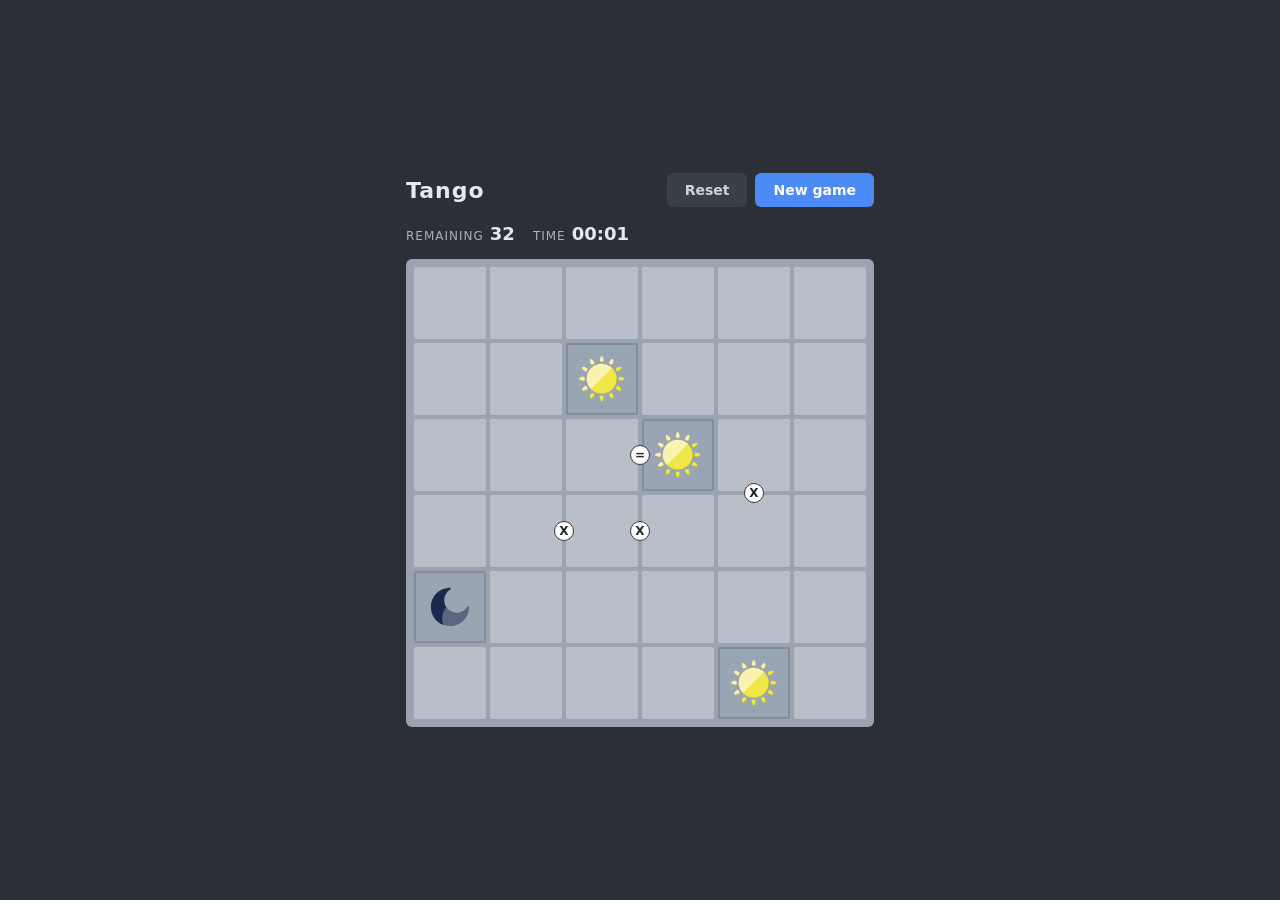
<file: index.html>
<!DOCTYPE html>
<html lang="en">
<head>
  <meta charset="UTF-8" />
  <meta name="viewport" content="width=device-width, initial-scale=1.0" />
  <title>Tango</title>
  <link rel="stylesheet" href="style.css" />
</head>
<body>
  <main class="game">
    <div class="topbar">
      <h1 class="title">Tango</h1>
      <div class="topbar__actions">
        <button id="reset-game" class="btn btn--ghost" type="button">Reset</button>
        <button id="new-game" class="btn btn--primary" type="button">New game</button>
      </div>
    </div>

    <div class="status">
      <span class="status__group">
        <span class="status__item">
          <span class="status__label">Remaining</span>
          <span id="remaining" class="status__value">--</span>
        </span>
        <span class="status__item">
          <span class="status__label">Time</span>
          <span id="timer" class="status__value">00:00</span>
        </span>
      </span>
      <span id="status-message" class="status__label" aria-live="polite"></span>
    </div>

    <div class="board-wrap">
      <div id="board" class="board" role="grid" aria-label="Tango puzzle board"></div>
    </div>
  </main>

  <div id="win" class="overlay" hidden>
    <div class="dialog dialog--result" role="dialog" aria-modal="true"
         aria-labelledby="win-title">
      <h2 id="win-title" class="dialog__title is-won">You solved it!</h2>
      <p id="win-summary" class="dialog__subtitle"></p>
      <p id="win-best" class="dialog__subtitle" hidden></p>
      <button id="play-again" class="btn btn--primary" type="button">New game</button>
    </div>
  </div>

  <script src="scripts.js"></script>
</body>
</html>
</file>
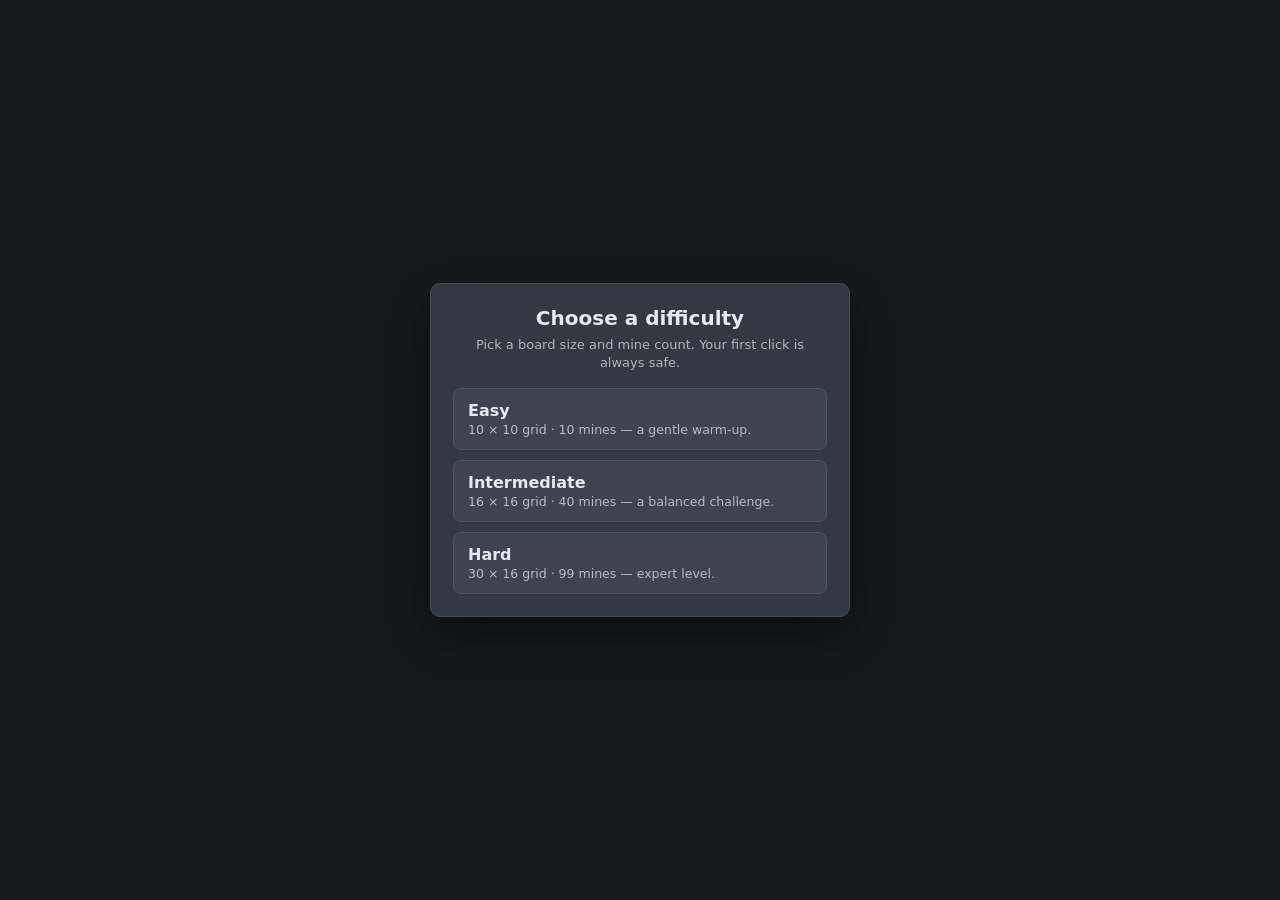
<file: base_stylesheet/index.html>
<!DOCTYPE html>
<html lang="en">
<head>
  <meta charset="UTF-8" />
  <meta name="viewport" content="width=device-width, initial-scale=1.0" />
  <title>Minesweeper</title>
  <link rel="stylesheet" href="style.css" />
</head>
<body>
  <main class="game">
    <div class="topbar">
      <h1 class="title">Minesweeper</h1>
      <button id="new-game" class="btn btn--ghost" type="button">New game</button>
    </div>

    <div class="status">
      <span class="status__group">
        <span class="status__item">
          <span class="status__label">Mines left</span>
          <span id="mine-counter" class="status__value">--</span>
        </span>
        <span class="status__item">
          <span class="status__label">Time</span>
          <span id="timer" class="status__value">00:00:00</span>
        </span>
      </span>
      <span id="difficulty-label" class="status__label"></span>
    </div>

    <div class="board-wrap">
      <div id="board" class="board" aria-label="Minesweeper board"></div>
    </div>
  </main>

  <div id="result" class="overlay" hidden>
    <div class="dialog dialog--result" role="dialog" aria-modal="true" aria-labelledby="result-title">
      <h2 id="result-title" class="dialog__title"></h2>
      <p id="result-summary" class="dialog__subtitle"></p>
      <button id="play-again" class="btn btn--primary" type="button">Play again</button>
    </div>
  </div>

  <div id="difficulty" class="overlay" hidden>
    <div class="dialog" role="dialog" aria-modal="true" aria-labelledby="difficulty-title">
      <h2 id="difficulty-title" class="dialog__title">Choose a difficulty</h2>
      <p class="dialog__intro">
        Pick a board size and mine count. Your first click is always safe.
      </p>
      <div id="difficulty-options" class="dialog__options"></div>
    </div>
  </div>

  <script src="script.js"></script>
</body>
</html>
</file>
<file: style.css>
:root {
  --cell-size: 30px;
  --cell-font: 16px;
  --covered: #b8bfc9;
  --covered-hover: #c8cfd9;
  --revealed: #e6e9ee;
  --border: #9aa3af;

  /* Tango additions */
  --fixed-cell: #9aa5b4;
  --invalid-tint: rgba(230, 90, 90, 0.38);
  --invalid-ring: rgba(200, 60, 60, 0.6);
  --edge-gap: 4px;
  --badge-size: 20px;
  --badge-bg: #ffffff;
  --badge-border: #37373f;
  --badge-text: #23272d;
}

* {
  box-sizing: border-box;
}

body {
  margin: 0;
  min-height: 100vh;
  display: flex;
  align-items: center;
  justify-content: center;
  padding: 16px;
  background: #2b2f36;
  font-family: system-ui, -apple-system, "Segoe UI", Roboto, sans-serif;
  color: #e6e9ee;
  -webkit-user-select: none;
  user-select: none;
}

.game {
  display: flex;
  flex-direction: column;
  align-items: center;
  gap: 12px;
  padding: 12px;
}

.topbar {
  display: flex;
  align-items: center;
  justify-content: space-between;
  gap: 16px;
  width: 100%;
}

.topbar__actions {
  display: flex;
  align-items: center;
  gap: 8px;
}

.title {
  margin: 0;
  font-size: 22px;
  letter-spacing: 1px;
}

.status {
  display: flex;
  align-items: center;
  justify-content: space-between;
  gap: 16px;
  width: 100%;
  min-height: 28px;
  flex-wrap: wrap;
}

.status__group {
  display: flex;
  align-items: center;
  gap: 18px;
}

.status__item {
  display: flex;
  align-items: baseline;
  gap: 6px;
}

.status__label {
  font-size: 12px;
  text-transform: uppercase;
  letter-spacing: 1px;
  opacity: 0.7;
}

.status__value {
  font-variant-numeric: tabular-nums;
  font-weight: 700;
  font-size: 18px;
}

.board-wrap {
  display: flex;
  justify-content: center;
}

.board {
  display: grid;
  gap: var(--edge-gap);
  padding: 8px;
  background: var(--border);
  border-radius: 6px;
}

.cell {
  width: var(--cell-size);
  height: var(--cell-size);
  position: relative;
  display: flex;
  align-items: center;
  justify-content: center;
  background: var(--covered);
  border: none;
  border-radius: 2px;
  font-size: var(--cell-font);
  font-weight: 700;
  line-height: 1;
  cursor: pointer;
  transition: background 0.08s ease;
}

.cell:hover {
  background: var(--covered-hover);
}

.cell.fixed {
  background-color: var(--fixed-cell);
  box-shadow: inset 0 0 0 2px rgba(70, 80, 95, 0.28);
  cursor: default;
}

.cell.fixed:hover {
  background-color: var(--fixed-cell);
}

.cell.invalid {
  background-image: linear-gradient(var(--invalid-tint), var(--invalid-tint));
  box-shadow: inset 0 0 0 2px var(--invalid-ring);
}

.cell.invalid:hover {
  background-image: linear-gradient(var(--invalid-tint), var(--invalid-tint));
}

.cell .symbol {
  width: 64%;
  height: 64%;
  object-fit: contain;
  pointer-events: none;
  user-select: none;
  -webkit-user-drag: none;
}

.edge-hint {
  position: absolute;
  z-index: 2;
  display: flex;
  align-items: center;
  justify-content: center;
  width: var(--badge-size);
  height: var(--badge-size);
  border-radius: 50%;
  background: var(--badge-bg);
  border: 1.5px solid var(--badge-border);
  color: var(--badge-text);
  font-size: 12px;
  font-weight: 700;
  line-height: 1;
  pointer-events: none;
}

.edge-hint--right {
  left: calc(100% + var(--edge-gap) / 2);
  top: 50%;
  transform: translate(-50%, -50%);
}

.edge-hint--bottom {
  top: calc(100% + var(--edge-gap) / 2);
  left: 50%;
  transform: translate(-50%, -50%);
}

/* Buttons */
.btn {
  padding: 9px 18px;
  font-family: inherit;
  font-size: 14px;
  font-weight: 700;
  border: none;
  border-radius: 6px;
  cursor: pointer;
  transition: background 0.12s ease, transform 0.06s ease;
}

.btn:active {
  transform: translateY(1px);
}

.btn--primary {
  color: #fff;
  background: #4c8bf5;
}

.btn--primary:hover {
  background: #3b78e0;
}

.btn--ghost {
  color: #cfd4dc;
  background: #3a4048;
}

.btn--ghost:hover {
  background: #464d57;
}

.btn:disabled {
  opacity: 0.5;
  cursor: default;
  pointer-events: none;
}

/* Overlay + dialog (reused from the base stylesheet) */
.overlay {
  position: fixed;
  inset: 0;
  z-index: 10;
  display: flex;
  align-items: center;
  justify-content: center;
  padding: 20px;
  background: rgba(15, 17, 21, 0.72);
  backdrop-filter: blur(2px);
}

.overlay[hidden] {
  display: none;
}

.dialog {
  width: min(420px, 100%);
  padding: 22px;
  text-align: center;
  background: #333942;
  border: 1px solid #454c57;
  border-radius: 10px;
  box-shadow: 0 20px 50px rgba(0, 0, 0, 0.45);
}

.dialog__title {
  margin: 0 0 6px;
  font-size: 20px;
}

.dialog__intro {
  margin: 0 0 16px;
  font-size: 13px;
  line-height: 1.4;
  opacity: 0.7;
}

.dialog--result {
  display: flex;
  flex-direction: column;
  align-items: center;
  gap: 6px;
}

.dialog__title.is-won {
  color: #51cf66;
}

.dialog__title.is-lost {
  color: #ff6b6b;
}

.dialog__subtitle {
  margin: 0 0 14px;
  font-size: 13px;
  opacity: 0.7;
  font-variant-numeric: tabular-nums;
}

.dialog__subtitle.is-new-best {
  color: #51cf66;
  opacity: 1;
  font-weight: 700;
}
</file>
<file: base_stylesheet/style.css>
:root {
  --cell-size: 30px;
  --cell-font: 16px;
  --covered: #b8bfc9;
  --covered-hover: #c8cfd9;
  --revealed: #e6e9ee;
  --border: #9aa3af;
}

* {
  box-sizing: border-box;
}

body {
  margin: 0;
  min-height: 100vh;
  display: flex;
  align-items: center;
  justify-content: center;
  padding: 16px;
  background: #2b2f36;
  font-family: system-ui, -apple-system, "Segoe UI", Roboto, sans-serif;
  color: #e6e9ee;
  -webkit-user-select: none;
  user-select: none;
}

.game {
  display: flex;
  flex-direction: column;
  align-items: center;
  gap: 12px;
  padding: 12px;
}

.topbar {
  display: flex;
  align-items: center;
  justify-content: space-between;
  gap: 16px;
  width: 100%;
}

.title {
  margin: 0;
  font-size: 22px;
  letter-spacing: 1px;
}

.status {
  display: flex;
  align-items: center;
  justify-content: space-between;
  gap: 16px;
  width: 100%;
  min-height: 28px;
  flex-wrap: wrap;
}

.status__group {
  display: flex;
  align-items: center;
  gap: 18px;
}

.status__item {
  display: flex;
  align-items: baseline;
  gap: 6px;
}

.status__label {
  font-size: 12px;
  text-transform: uppercase;
  letter-spacing: 1px;
  opacity: 0.7;
}

.status__value {
  font-variant-numeric: tabular-nums;
  font-weight: 700;
  font-size: 18px;
}

.board-wrap {
  display: flex;
  justify-content: center;
}

.board {
  display: grid;
  gap: 1px;
  padding: 4px;
  background: var(--border);
  border-radius: 4px;
}

.cell {
  width: var(--cell-size);
  height: var(--cell-size);
  display: flex;
  align-items: center;
  justify-content: center;
  background: var(--covered);
  border: none;
  border-radius: 2px;
  font-size: var(--cell-font);
  font-weight: 700;
  line-height: 1;
  cursor: pointer;
  transition: background 0.08s ease;
}

.cell:hover {
  background: var(--covered-hover);
}

.cell.revealed {
  background: var(--revealed);
  cursor: default;
}

.cell.revealed:hover {
  background: var(--revealed);
}

.cell.flagged {
  background: #d9c27a;
}

.cell.mine {
  background: #f1a9a9;
}

.cell.exploded {
  background: #ff4d4d;
}

.cell.wrong {
  background: #f0b0b0;
  color: #b00020;
}

/* Classic Minesweeper number colors */
.cell.n1 { color: #1976d2; }
.cell.n2 { color: #388e3c; }
.cell.n3 { color: #d32f2f; }
.cell.n4 { color: #512da8; }
.cell.n5 { color: #8d4b00; }
.cell.n6 { color: #00838f; }
.cell.n7 { color: #212121; }
.cell.n8 { color: #616161; }

/* Buttons */
.btn {
  padding: 9px 18px;
  font-family: inherit;
  font-size: 14px;
  font-weight: 700;
  border: none;
  border-radius: 6px;
  cursor: pointer;
  transition: background 0.12s ease, transform 0.06s ease;
}

.btn:active {
  transform: translateY(1px);
}

.btn--primary {
  color: #fff;
  background: #4c8bf5;
}

.btn--primary:hover {
  background: #3b78e0;
}

.btn--ghost {
  color: #cfd4dc;
  background: #3a4048;
}

.btn--ghost:hover {
  background: #464d57;
}

.btn:disabled {
  opacity: 0.5;
  cursor: default;
  pointer-events: none;
}

/* Difficulty dialog */
.overlay {
  position: fixed;
  inset: 0;
  z-index: 10;
  display: flex;
  align-items: center;
  justify-content: center;
  padding: 20px;
  background: rgba(15, 17, 21, 0.72);
  backdrop-filter: blur(2px);
}

.overlay[hidden] {
  display: none;
}

.dialog {
  width: min(420px, 100%);
  padding: 22px;
  text-align: center;
  background: #333942;
  border: 1px solid #454c57;
  border-radius: 10px;
  box-shadow: 0 20px 50px rgba(0, 0, 0, 0.45);
}

.dialog__title {
  margin: 0 0 6px;
  font-size: 20px;
}

.dialog__intro {
  margin: 0 0 16px;
  font-size: 13px;
  line-height: 1.4;
  opacity: 0.7;
}

.dialog__options {
  display: flex;
  flex-direction: column;
  gap: 10px;
}

.difficulty {
  display: flex;
  flex-direction: column;
  gap: 2px;
  padding: 12px 14px;
  font-family: inherit;
  color: inherit;
  text-align: left;
  background: #3d444f;
  border: 1px solid #4c5461;
  border-radius: 8px;
  cursor: pointer;
  transition: background 0.12s ease, border-color 0.12s ease;
}

.difficulty:hover {
  background: #47505d;
  border-color: #6f7a8b;
}

.difficulty__name {
  font-size: 16px;
  font-weight: 700;
}

.difficulty__desc {
  font-size: 12.5px;
  opacity: 0.72;
}

/* Result dialog (win / loss) */
.dialog--result {
  display: flex;
  flex-direction: column;
  align-items: center;
  gap: 6px;
}

.dialog__title.is-won {
  color: #51cf66;
}

.dialog__title.is-lost {
  color: #ff6b6b;
}

.dialog__subtitle {
  margin: 0 0 14px;
  font-size: 13px;
  opacity: 0.7;
  font-variant-numeric: tabular-nums;
}
</file>
